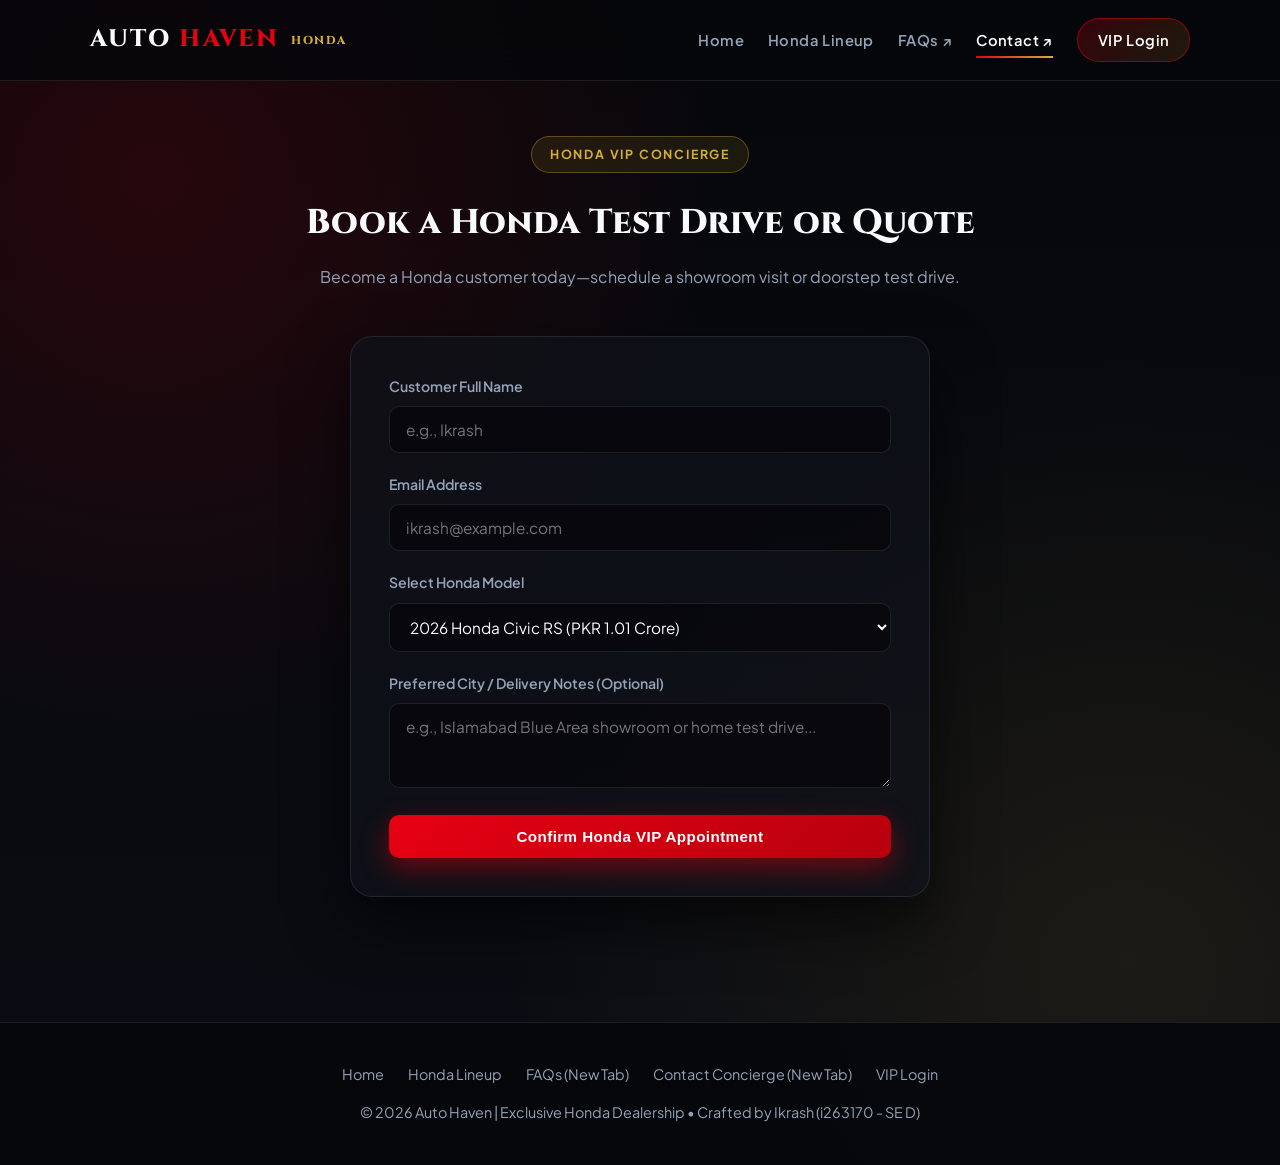
<file: contact.html>
<!DOCTYPE html>
<html lang="en">
<head>
    <meta charset="UTF-8">
    <meta name="viewport" content="width=device-width, initial-scale=1.0">
    <title>Auto Haven | Honda VIP Concierge</title>
    <link rel="stylesheet" href="style.css">
</head>
<body>
    <div class="page-transition-curtain"></div>
    <nav>
        <a href="index.html" class="logo">AUTO <span>HAVEN</span> <small style="font-size:0.72rem; color:var(--gold); letter-spacing:1.5px; margin-left:4px;">HONDA</small></a>
        <div class="nav-links">
            <a href="index.html">Home</a>
            <a href="gallery.html">Honda Lineup</a>
            <a href="faqs.html" target="_blank" rel="noopener">FAQs ↗</a>
            <a href="contact.html" target="_blank" rel="noopener" class="active">Contact ↗</a>
            <a href="login.html" id="navLoginLink" class="nav-login-btn">VIP Login</a>
        </div>
    </nav>

    <section class="container">
        <div class="section-header">
            <div class="luxury-badge">Honda VIP Concierge</div>
            <h2>Book a Honda Test Drive or Quote</h2>
            <p>Become a Honda customer today—schedule a showroom visit or doorstep test drive.</p>
        </div>

        <div class="glass-panel">
            <form id="vipForm" onsubmit="submitInquiry(event)">
                <div class="form-group">
                    <label for="fullName">Customer Full Name</label>
                    <input type="text" id="fullName" placeholder="e.g., Ikrash" required>
                </div>
                <div class="form-group">
                    <label for="emailAddress">Email Address</label>
                    <input type="email" id="emailAddress" placeholder="ikrash@example.com" required>
                </div>
                <div class="form-group">
                    <label for="preferredModel">Select Honda Model</label>
                    <select id="preferredModel">
                        <option value="2026 Honda Civic RS">2026 Honda Civic RS (PKR 1.01 Crore)</option>
                        <option value="2026 Honda Civic Oriel">2026 Honda Civic Oriel (PKR 88.34 Lacs)</option>
                        <option value="2026 Honda HR-V e:HEV">2026 Honda HR-V e:HEV Hybrid (PKR 92.99 Lacs)</option>
                        <option value="2026 Honda HR-V VTi-S">2026 Honda HR-V VTi-S (PKR 72.99 Lacs)</option>
                        <option value="2026 Honda City Aspire S">2026 Honda City Aspire S (PKR 61.49 Lacs)</option>
                        <option value="2026 Honda BR-V i-VTEC S">2026 Honda BR-V i-VTEC S (PKR 64.29 Lacs)</option>
                    </select>
                </div>
                <div class="form-group">
                    <label for="notes">Preferred City / Delivery Notes (Optional)</label>
                    <textarea id="notes" rows="3" placeholder="e.g., Islamabad Blue Area showroom or home test drive..."></textarea>
                </div>
                <button type="submit" class="btn-primary" style="width: 100%;">Confirm Honda VIP Appointment</button>
            </form>
        </div>
    </section>

    <footer>
        <div class="footer-links">
            <a href="index.html">Home</a>
            <a href="gallery.html">Honda Lineup</a>
            <a href="faqs.html" target="_blank" rel="noopener">FAQs (New Tab)</a>
            <a href="contact.html" target="_blank" rel="noopener">Contact Concierge (New Tab)</a>
            <a href="login.html">VIP Login</a>
        </div>
        <p>© 2026 Auto Haven | Exclusive Honda Dealership • Crafted by Ikrash (i263170 - SE D)</p>
    </footer>
    <script src="script.js"></script>
</body>
</html>
</file>
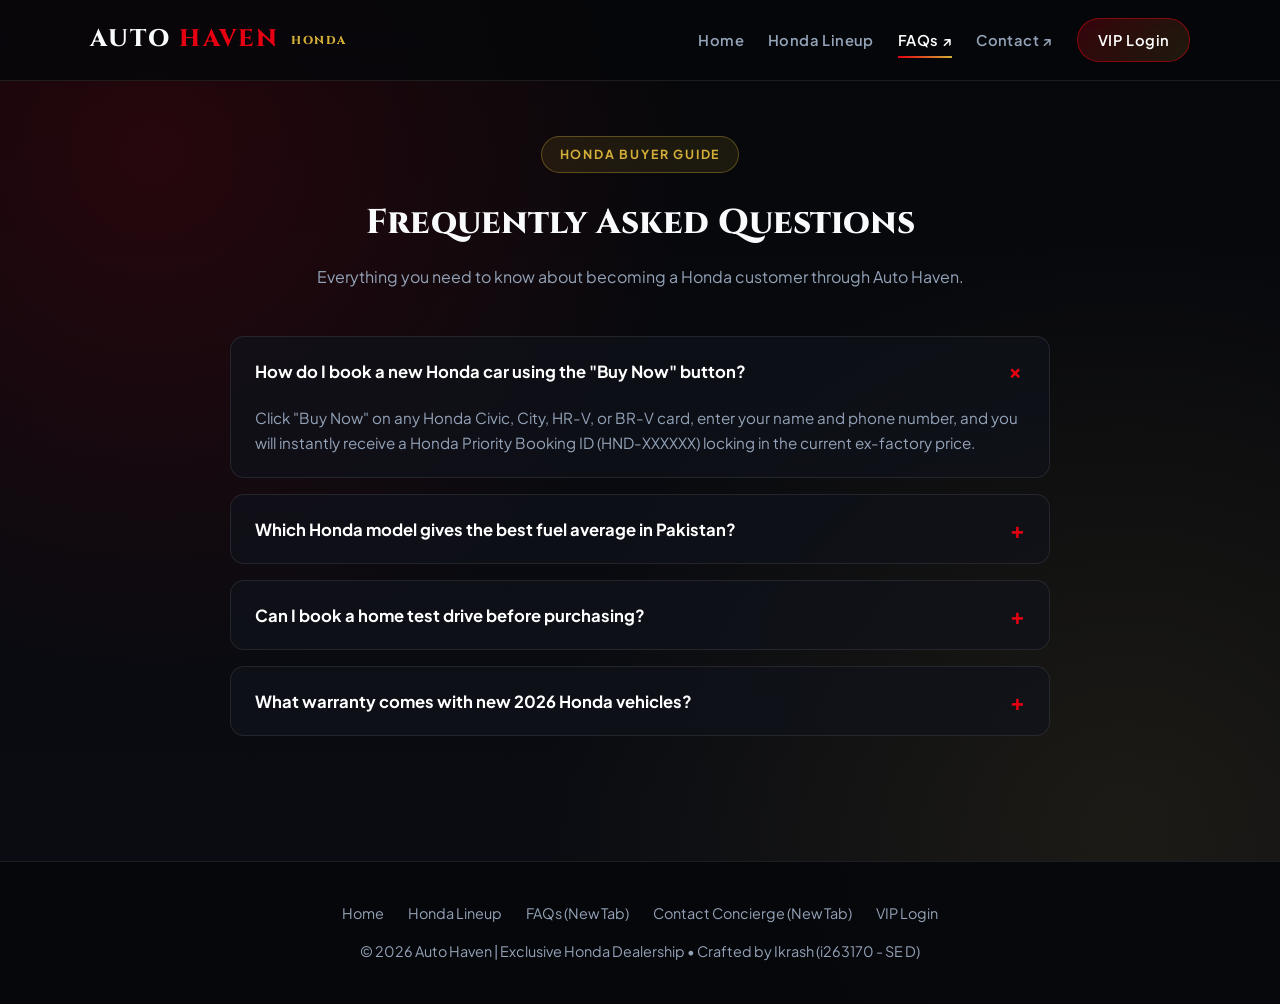
<file: faqs.html>
<!DOCTYPE html>
<html lang="en">
<head>
    <meta charset="UTF-8">
    <meta name="viewport" content="width=device-width, initial-scale=1.0">
    <title>Auto Haven | Honda Customer FAQs</title>
    <link rel="stylesheet" href="style.css">
</head>
<body>
    <div class="page-transition-curtain"></div>
    <nav>
        <a href="index.html" class="logo">AUTO <span>HAVEN</span> <small style="font-size:0.72rem; color:var(--gold); letter-spacing:1.5px; margin-left:4px;">HONDA</small></a>
        <div class="nav-links">
            <a href="index.html">Home</a>
            <a href="gallery.html">Honda Lineup</a>
            <a href="faqs.html" target="_blank" rel="noopener" class="active">FAQs ↗</a>
            <a href="contact.html" target="_blank" rel="noopener">Contact ↗</a>
            <a href="login.html" id="navLoginLink" class="nav-login-btn">VIP Login</a>
        </div>
    </nav>

    <section class="container">
        <div class="section-header">
            <div class="luxury-badge">Honda Buyer Guide</div>
            <h2>Frequently Asked Questions</h2>
            <p>Everything you need to know about becoming a Honda customer through Auto Haven.</p>
        </div>

        <div class="faq-list">
            <div class="faq-item open">
                <button class="faq-question" onclick="toggleFaq(this)">
                    How do I book a new Honda car using the "Buy Now" button?
                    <span>+</span>
                </button>
                <div class="faq-answer">
                    Click "Buy Now" on any Honda Civic, City, HR-V, or BR-V card, enter your name and phone number, and you will instantly receive a Honda Priority Booking ID (HND-XXXXXX) locking in the current ex-factory price.
                </div>
            </div>

            <div class="faq-item">
                <button class="faq-question" onclick="toggleFaq(this)">
                    Which Honda model gives the best fuel average in Pakistan?
                    <span>+</span>
                </button>
                <div class="faq-answer">
                    The 2026 Honda HR-V e:HEV Hybrid delivers up to 21.5–22.5 km/l in city driving thanks to its two-motor hybrid system, while the Honda City 1.5L Aspire S achieves 15–17 km/l.
                </div>
            </div>

            <div class="faq-item">
                <button class="faq-question" onclick="toggleFaq(this)">
                    Can I book a home test drive before purchasing?
                    <span>+</span>
                </button>
                <div class="faq-answer">
                    Yes! Click "Contact ↗" or "Test Drive ↗" to open our VIP Concierge tab, choose your preferred Honda model, and our showroom specialist will bring the car to your doorstep.
                </div>
            </div>

            <div class="faq-item">
                <button class="faq-question" onclick="toggleFaq(this)">
                    What warranty comes with new 2026 Honda vehicles?
                    <span>+</span>
                </button>
                <div class="faq-answer">
                    Every new Honda purchased through Auto Haven includes an official 3-year / 100,000 km Honda manufacturer warranty plus 8-year hybrid battery coverage on e:HEV models.
                </div>
            </div>
        </div>
    </section>

    <footer>
        <div class="footer-links">
            <a href="index.html">Home</a>
            <a href="gallery.html">Honda Lineup</a>
            <a href="faqs.html" target="_blank" rel="noopener">FAQs (New Tab)</a>
            <a href="contact.html" target="_blank" rel="noopener">Contact Concierge (New Tab)</a>
            <a href="login.html">VIP Login</a>
        </div>
        <p>© 2026 Auto Haven | Exclusive Honda Dealership • Crafted by Ikrash (i263170 - SE D)</p>
    </footer>
    <script src="script.js"></script>
</body>
</html>
</file>
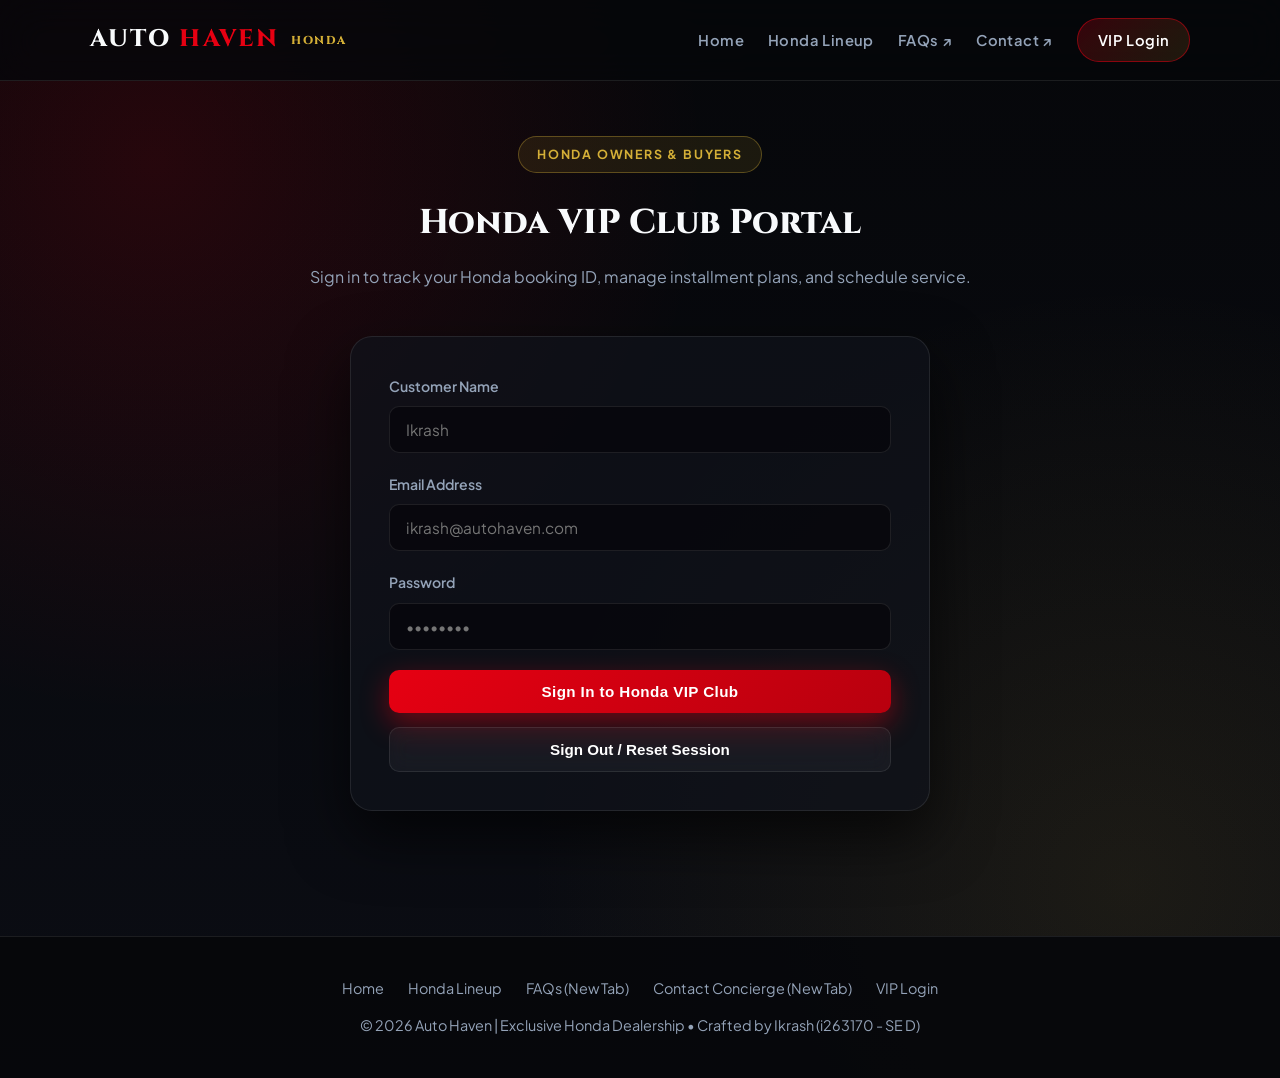
<file: login.html>
<!DOCTYPE html>
<html lang="en">
<head>
    <meta charset="UTF-8">
    <meta name="viewport" content="width=device-width, initial-scale=1.0">
    <title>Auto Haven | Honda VIP Club Login</title>
    <link rel="stylesheet" href="style.css">
</head>
<body>
    <div class="page-transition-curtain"></div>
    <nav>
        <a href="index.html" class="logo">AUTO <span>HAVEN</span> <small style="font-size:0.72rem; color:var(--gold); letter-spacing:1.5px; margin-left:4px;">HONDA</small></a>
        <div class="nav-links">
            <a href="index.html">Home</a>
            <a href="gallery.html">Honda Lineup</a>
            <a href="faqs.html" target="_blank" rel="noopener">FAQs ↗</a>
            <a href="contact.html" target="_blank" rel="noopener">Contact ↗</a>
            <a href="login.html" id="navLoginLink" class="nav-login-btn active">VIP Login</a>
        </div>
    </nav>

    <section class="container">
        <div class="section-header">
            <div class="luxury-badge">Honda Owners & Buyers</div>
            <h2>Honda VIP Club Portal</h2>
            <p>Sign in to track your Honda booking ID, manage installment plans, and schedule service.</p>
        </div>

        <div class="glass-panel">
            <form id="loginForm" onsubmit="handleAuthSubmit(event)">
                <div class="form-group">
                    <label for="loginName">Customer Name</label>
                    <input type="text" id="loginName" placeholder="Ikrash" required>
                </div>
                <div class="form-group">
                    <label for="loginEmail">Email Address</label>
                    <input type="email" id="loginEmail" placeholder="ikrash@autohaven.com" required>
                </div>
                <div class="form-group">
                    <label for="loginPassword">Password</label>
                    <input type="password" id="loginPassword" placeholder="••••••••" required>
                </div>
                <button type="submit" class="btn-primary" style="width: 100%; margin-bottom: 14px;">Sign In to Honda VIP Club</button>
                <button type="button" class="btn-outline" style="width: 100%;" onclick="logoutUser()">Sign Out / Reset Session</button>
            </form>
        </div>
    </section>

    <footer>
        <div class="footer-links">
            <a href="index.html">Home</a>
            <a href="gallery.html">Honda Lineup</a>
            <a href="faqs.html" target="_blank" rel="noopener">FAQs (New Tab)</a>
            <a href="contact.html" target="_blank" rel="noopener">Contact Concierge (New Tab)</a>
            <a href="login.html">VIP Login</a>
        </div>
        <p>© 2026 Auto Haven | Exclusive Honda Dealership • Crafted by Ikrash (i263170 - SE D)</p>
    </footer>
    <script src="script.js"></script>
</body>
</html>
</file>
<file: style.css>
@import url('https://fonts.googleapis.com/css2?family=Cinzel:wght@600;800&family=Plus+Jakarta+Sans:wght@300;400;500;600;700;800&display=swap');

:root {
    --bg-obsidian: #06070a;
    --bg-surface: rgba(16, 19, 27, 0.72);
    --bg-glass: rgba(255, 255, 255, 0.035);
    --border-glass: rgba(255, 255, 255, 0.09);
    --accent: #e60012;
    --accent-glow: rgba(230, 0, 18, 0.45);
    --gold: #d4af37;
    --text-primary: #f8fafc;
    --text-secondary: #94a3b8;
    --transition-smooth: cubic-bezier(0.22, 1, 0.36, 1);
}

* {
    box-sizing: border-box;
    margin: 0;
    padding: 0;
}

html {
    scroll-behavior: smooth;
}

body {
    font-family: 'Plus Jakarta Sans', sans-serif;
    background-color: var(--bg-obsidian);
    background-image: 
        radial-gradient(circle at 12% 15%, rgba(230, 0, 18, 0.14), transparent 38%),
        radial-gradient(circle at 88% 82%, rgba(212, 175, 55, 0.09), transparent 42%),
        linear-gradient(180deg, #06070a 0%, #0b0d14 100%);
    color: var(--text-primary);
    line-height: 1.65;
    overflow-x: hidden;
    min-height: 100vh;
}

.page-transition-curtain {
    position: fixed;
    inset: 0;
    background: #06070a;
    z-index: 9999;
    pointer-events: none;
    opacity: 0;
    transition: opacity 0.42s var(--transition-smooth);
}

.page-transition-curtain.active {
    opacity: 1;
}

main, section, .hero {
    animation: luxurySlideUp 0.85s var(--transition-smooth) both;
}

@keyframes luxurySlideUp {
    0% {
        opacity: 0;
        transform: translateY(26px) scale(0.985);
        filter: blur(4px);
    }
    100% {
        opacity: 1;
        transform: translateY(0) scale(1);
        filter: blur(0);
    }
}

nav {
    display: flex;
    justify-content: space-between;
    align-items: center;
    padding: 18px 7%;
    background: rgba(6, 7, 10, 0.82);
    backdrop-filter: blur(20px);
    -webkit-backdrop-filter: blur(20px);
    border-bottom: 1px solid var(--border-glass);
    position: sticky;
    top: 0;
    z-index: 1000;
}

.logo {
    font-family: 'Cinzel', serif;
    font-size: 1.5rem;
    font-weight: 800;
    letter-spacing: 2.2px;
    color: var(--text-primary);
    text-decoration: none;
    display: flex;
    align-items: center;
    gap: 8px;
}

.logo span {
    color: var(--accent);
}

.nav-links {
    display: flex;
    align-items: center;
    gap: 24px;
    flex-wrap: wrap;
}

.nav-links a {
    color: var(--text-secondary);
    text-decoration: none;
    font-weight: 600;
    font-size: 0.92rem;
    letter-spacing: 0.4px;
    position: relative;
    padding: 6px 0;
    transition: color 0.3s ease;
}

.nav-links a::after {
    content: '';
    position: absolute;
    bottom: 0;
    left: 0;
    width: 0%;
    height: 2px;
    background: linear-gradient(90deg, var(--accent), var(--gold));
    transition: width 0.35s var(--transition-smooth);
}

.nav-links a:hover, .nav-links a.active {
    color: #ffffff;
}

.nav-links a:hover::after, .nav-links a.active::after {
    width: 100%;
}

.nav-login-btn {
    padding: 9px 20px !important;
    background: linear-gradient(135deg, rgba(230, 0, 18, 0.22), rgba(212, 175, 55, 0.12));
    border: 1px solid rgba(230, 0, 18, 0.5);
    border-radius: 50px;
    color: #ffffff !important;
    transition: all 0.3s ease !important;
}

.nav-login-btn::after {
    display: none !important;
}

.nav-login-btn:hover {
    background: var(--accent);
    box-shadow: 0 0 22px var(--accent-glow);
    transform: translateY(-1px);
}

.hero {
    text-align: center;
    padding: 80px 20px 55px;
    max-width: 1080px;
    margin: 0 auto;
}

.luxury-badge {
    display: inline-flex;
    align-items: center;
    gap: 8px;
    padding: 7px 18px;
    background: rgba(212, 175, 55, 0.1);
    border: 1px solid rgba(212, 175, 55, 0.35);
    color: var(--gold);
    border-radius: 50px;
    font-size: 0.78rem;
    font-weight: 700;
    letter-spacing: 1.8px;
    text-transform: uppercase;
    margin-bottom: 22px;
}

.hero h1 {
    font-family: 'Cinzel', serif;
    font-size: clamp(2.3rem, 5vw, 4.1rem);
    font-weight: 800;
    line-height: 1.12;
    margin-bottom: 20px;
    background: linear-gradient(135deg, #ffffff 30%, #cbd5e1 70%, var(--gold) 100%);
    -webkit-background-clip: text;
    -webkit-text-fill-color: transparent;
}

.hero p {
    color: var(--text-secondary);
    font-size: 1.12rem;
    max-width: 740px;
    margin: 0 auto 36px;
}

.hero-media {
    position: relative;
    max-width: 880px;
    margin: 0 auto 38px;
    border-radius: 22px;
    overflow: hidden;
    border: 1px solid var(--border-glass);
    box-shadow: 0 25px 70px rgba(0, 0, 0, 0.85), 0 0 40px rgba(230, 0, 18, 0.18);
}

.hero-media img {
    width: 100%;
    height: 420px;
    object-fit: cover;
    display: block;
    transition: transform 0.8s var(--transition-smooth);
}

.hero-media:hover img {
    transform: scale(1.04);
}

.hero-actions {
    display: flex;
    justify-content: center;
    gap: 18px;
    flex-wrap: wrap;
}

.btn-primary {
    padding: 13px 28px;
    background: linear-gradient(135deg, #e60012, #b8000e);
    color: #ffffff;
    font-weight: 700;
    font-size: 0.95rem;
    letter-spacing: 0.4px;
    border: none;
    border-radius: 10px;
    cursor: pointer;
    text-decoration: none;
    display: inline-flex;
    align-items: center;
    justify-content: center;
    gap: 8px;
    box-shadow: 0 10px 28px var(--accent-glow);
    transition: all 0.35s var(--transition-smooth);
}

.btn-primary:hover {
    transform: translateY(-3px);
    box-shadow: 0 15px 38px rgba(230, 0, 18, 0.65);
    filter: brightness(1.08);
}

.btn-outline {
    padding: 13px 28px;
    background: rgba(255, 255, 255, 0.04);
    color: #ffffff;
    font-weight: 600;
    font-size: 0.95rem;
    border: 1px solid var(--border-glass);
    border-radius: 10px;
    cursor: pointer;
    text-decoration: none;
    display: inline-flex;
    align-items: center;
    justify-content: center;
    gap: 8px;
    backdrop-filter: blur(10px);
    transition: all 0.35s var(--transition-smooth);
}

.btn-outline:hover {
    border-color: var(--gold);
    color: var(--gold);
    transform: translateY(-3px);
    background: rgba(212, 175, 55, 0.08);
}

.container {
    max-width: 1220px;
    margin: 0 auto;
    padding: 55px 24px;
}

.section-header {
    text-align: center;
    margin-bottom: 46px;
}

.section-header h2 {
    font-family: 'Cinzel', serif;
    font-size: 2.15rem;
    font-weight: 800;
    margin-bottom: 12px;
}

.section-header p {
    color: var(--text-secondary);
    max-width: 670px;
    margin: 0 auto;
}

.grid-3 {
    display: grid;
    grid-template-columns: repeat(auto-fit, minmax(330px, 1fr));
    gap: 28px;
}

.card {
    background: var(--bg-surface);
    border: 1px solid var(--border-glass);
    border-radius: 20px;
    padding: 24px;
    backdrop-filter: blur(16px);
    transition: transform 0.45s var(--transition-smooth), border-color 0.45s ease, box-shadow 0.45s ease;
    display: flex;
    flex-direction: column;
}

.card:hover {
    transform: translateY(-8px);
    border-color: rgba(230, 0, 18, 0.55);
    box-shadow: 0 20px 45px rgba(0, 0, 0, 0.75), 0 0 25px rgba(230, 0, 18, 0.14);
}

.card-img-wrap {
    overflow: hidden;
    border-radius: 14px;
    margin-bottom: 18px;
    position: relative;
}

.card-img-wrap img {
    width: 100%;
    height: 230px;
    object-fit: cover;
    display: block;
    transition: transform 0.6s var(--transition-smooth);
}

.card:hover .card-img-wrap img {
    transform: scale(1.07);
}

.card-tag {
    position: absolute;
    top: 12px;
    right: 12px;
    background: rgba(6, 7, 10, 0.85);
    border: 1px solid rgba(212, 175, 55, 0.45);
    color: var(--gold);
    font-size: 0.72rem;
    font-weight: 700;
    padding: 4px 12px;
    border-radius: 50px;
    text-transform: uppercase;
}

.card h3 {
    font-size: 1.32rem;
    font-weight: 700;
    margin-bottom: 6px;
}

.card .price {
    color: var(--accent);
    font-weight: 800;
    font-size: 1.12rem;
    margin-bottom: 10px;
}

.card p {
    color: var(--text-secondary);
    font-size: 0.92rem;
    margin-bottom: 20px;
    flex-grow: 1;
}

.card-btn-group {
    display: grid;
    grid-template-columns: 1fr 1fr;
    gap: 10px;
}

.table-wrapper {
    overflow-x: auto;
    background: var(--bg-surface);
    border: 1px solid var(--border-glass);
    border-radius: 18px;
    padding: 8px;
    backdrop-filter: blur(14px);
}

table {
    width: 100%;
    border-collapse: collapse;
    text-align: left;
}

th, td {
    padding: 16px 20px;
    border-bottom: 1px solid var(--border-glass);
}

th {
    color: var(--gold);
    font-size: 0.78rem;
    text-transform: uppercase;
    letter-spacing: 1.2px;
}

tr:last-child td {
    border-bottom: none;
}

tr:hover td {
    background: rgba(255, 255, 255, 0.025);
}

.glass-panel {
    max-width: 580px;
    margin: 0 auto;
    background: var(--bg-surface);
    border: 1px solid var(--border-glass);
    border-radius: 22px;
    padding: 38px;
    backdrop-filter: blur(18px);
    box-shadow: 0 25px 60px rgba(0, 0, 0, 0.65);
}

.form-group {
    margin-bottom: 20px;
}

.form-group label {
    display: block;
    font-size: 0.88rem;
    font-weight: 600;
    color: var(--text-secondary);
    margin-bottom: 8px;
}

.form-group input, .form-group select, .form-group textarea {
    width: 100%;
    padding: 13px 16px;
    background: rgba(6, 7, 10, 0.7);
    border: 1px solid var(--border-glass);
    border-radius: 10px;
    color: #ffffff;
    font-family: inherit;
    font-size: 0.96rem;
    outline: none;
    transition: border-color 0.3s ease, box-shadow 0.3s ease;
}

.form-group input:focus, .form-group select:focus, .form-group textarea:focus {
    border-color: var(--accent);
    box-shadow: 0 0 0 3px rgba(230, 0, 18, 0.18);
}

.calc-result {
    margin-top: 22px;
    padding: 18px;
    background: linear-gradient(135deg, rgba(230, 0, 18, 0.14), rgba(212, 175, 55, 0.08));
    border: 1px solid rgba(230, 0, 18, 0.4);
    border-radius: 12px;
    text-align: center;
    font-weight: 700;
    font-size: 1.1rem;
    color: #ffffff;
}

.faq-list {
    max-width: 820px;
    margin: 0 auto;
    display: flex;
    flex-direction: column;
    gap: 16px;
}

.faq-item {
    background: var(--bg-surface);
    border: 1px solid var(--border-glass);
    border-radius: 14px;
    overflow: hidden;
    transition: border-color 0.3s ease;
}

.faq-item:hover {
    border-color: rgba(212, 175, 55, 0.45);
}

.faq-question {
    width: 100%;
    background: transparent;
    border: none;
    padding: 20px 24px;
    text-align: left;
    color: #ffffff;
    font-family: inherit;
    font-size: 1.04rem;
    font-weight: 700;
    cursor: pointer;
    display: flex;
    justify-content: space-between;
    align-items: center;
}

.faq-question span {
    color: var(--accent);
    font-size: 1.4rem;
    transition: transform 0.35s ease;
}

.faq-item.open .faq-question span {
    transform: rotate(45deg);
}

.faq-answer {
    max-height: 0;
    overflow: hidden;
    padding: 0 24px;
    color: var(--text-secondary);
    font-size: 0.95rem;
    transition: max-height 0.4s var(--transition-smooth), padding 0.4s ease;
}

.faq-item.open .faq-answer {
    max-height: 240px;
    padding: 0 24px 22px;
}

.filter-bar {
    display: flex;
    justify-content: center;
    gap: 12px;
    margin-bottom: 38px;
    flex-wrap: wrap;
}

.filter-btn {
    padding: 9px 22px;
    background: var(--bg-glass);
    border: 1px solid var(--border-glass);
    color: var(--text-secondary);
    border-radius: 50px;
    cursor: pointer;
    font-weight: 600;
    font-size: 0.9rem;
    transition: all 0.3s ease;
}

.filter-btn.active, .filter-btn:hover {
    background: var(--accent);
    color: #ffffff;
    border-color: var(--accent);
    box-shadow: 0 6px 20px var(--accent-glow);
}

.modal-backdrop {
    position: fixed;
    inset: 0;
    background: rgba(0, 0, 0, 0.84);
    backdrop-filter: blur(10px);
    display: none;
    align-items: center;
    justify-content: center;
    z-index: 2000;
    padding: 20px;
}

.modal-backdrop.open {
    display: flex;
    animation: fadeInModal 0.3s ease;
}

@keyframes fadeInModal {
    from { opacity: 0; }
    to { opacity: 1; }
}

.modal-card {
    background: #10131c;
    border: 1px solid rgba(212, 175, 55, 0.45);
    border-radius: 20px;
    max-width: 480px;
    width: 100%;
    padding: 34px;
    position: relative;
    box-shadow: 0 25px 70px rgba(0, 0, 0, 0.92);
}

.modal-close {
    position: absolute;
    top: 16px;
    right: 20px;
    background: none;
    border: none;
    color: var(--text-secondary);
    font-size: 1.6rem;
    cursor: pointer;
}

footer {
    text-align: center;
    padding: 40px 20px;
    border-top: 1px solid var(--border-glass);
    color: var(--text-secondary);
    font-size: 0.9rem;
    margin-top: 70px;
    background: rgba(6, 7, 10, 0.92);
}

.footer-links {
    display: flex;
    justify-content: center;
    gap: 24px;
    margin-bottom: 14px;
    flex-wrap: wrap;
}

.footer-links a {
    color: var(--text-secondary);
    text-decoration: none;
    transition: color 0.3s ease;
}

.footer-links a:hover {
    color: var(--gold);
}
</file>
